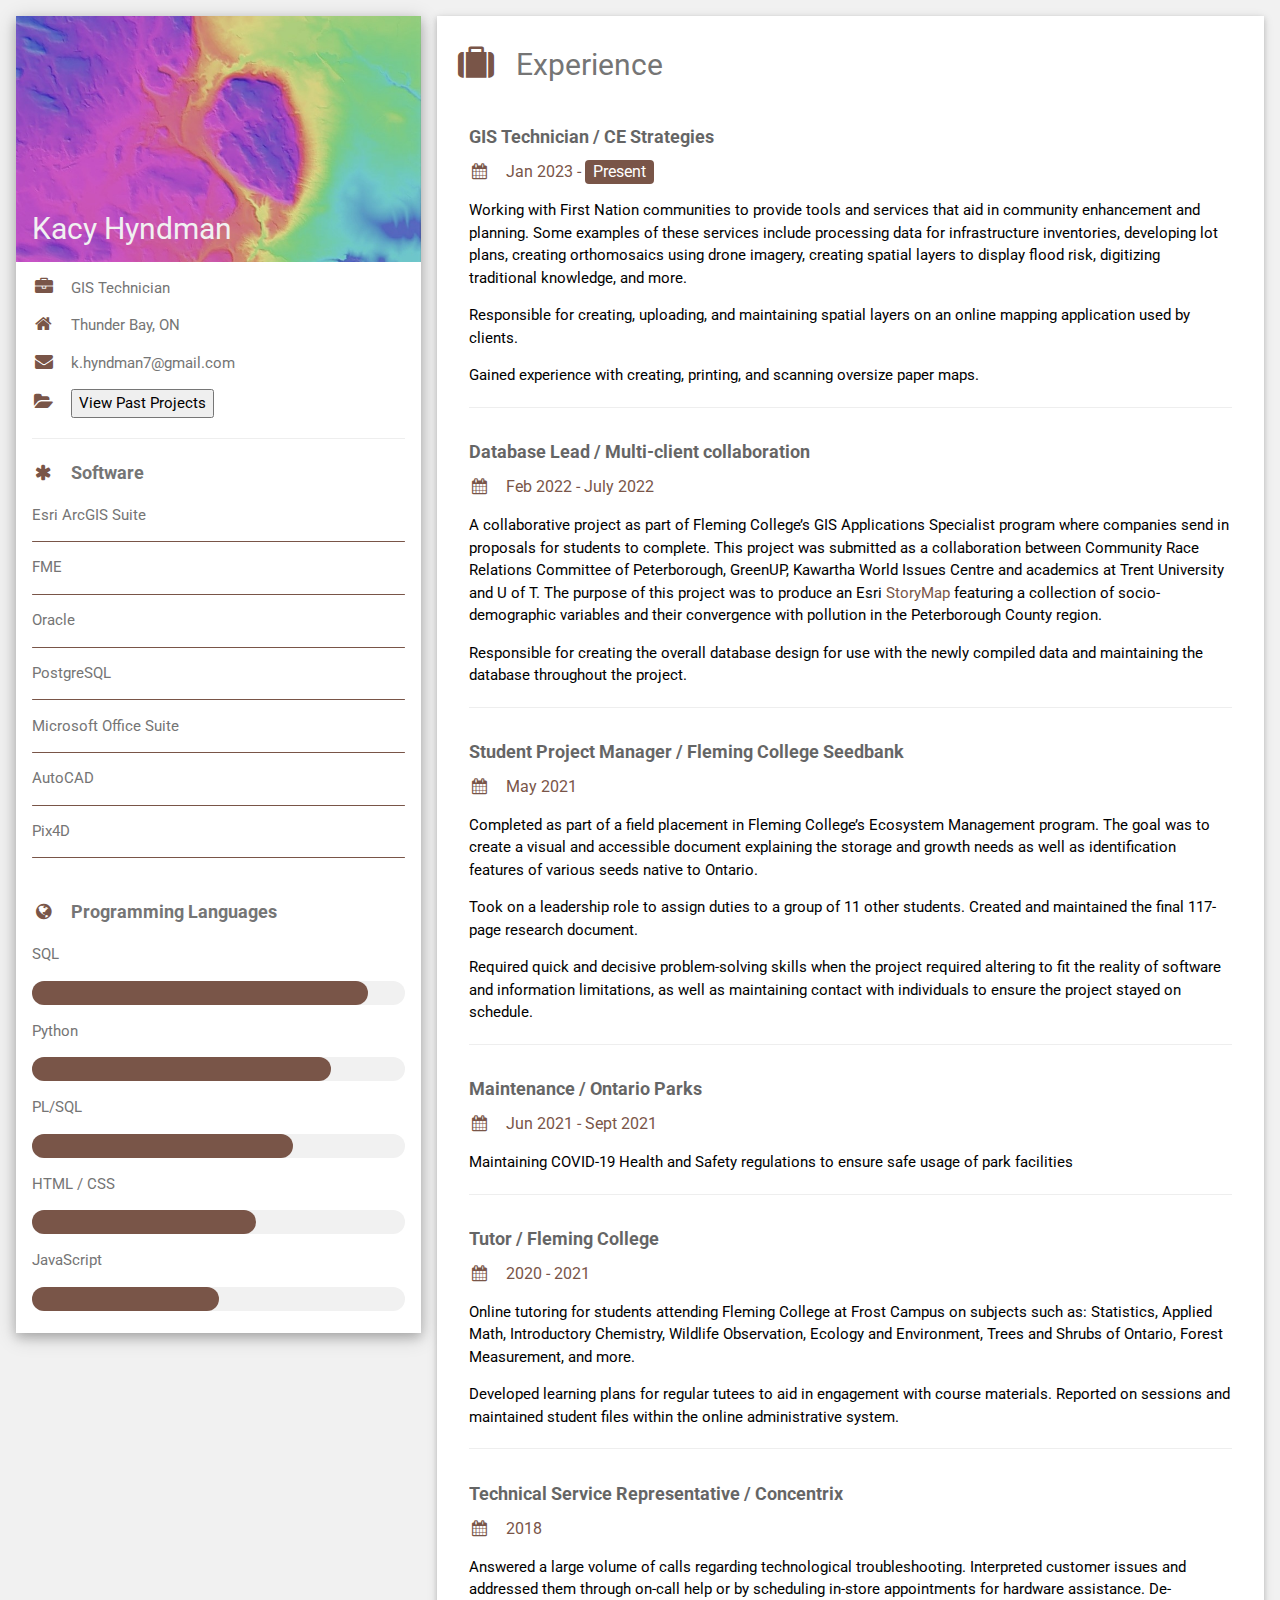
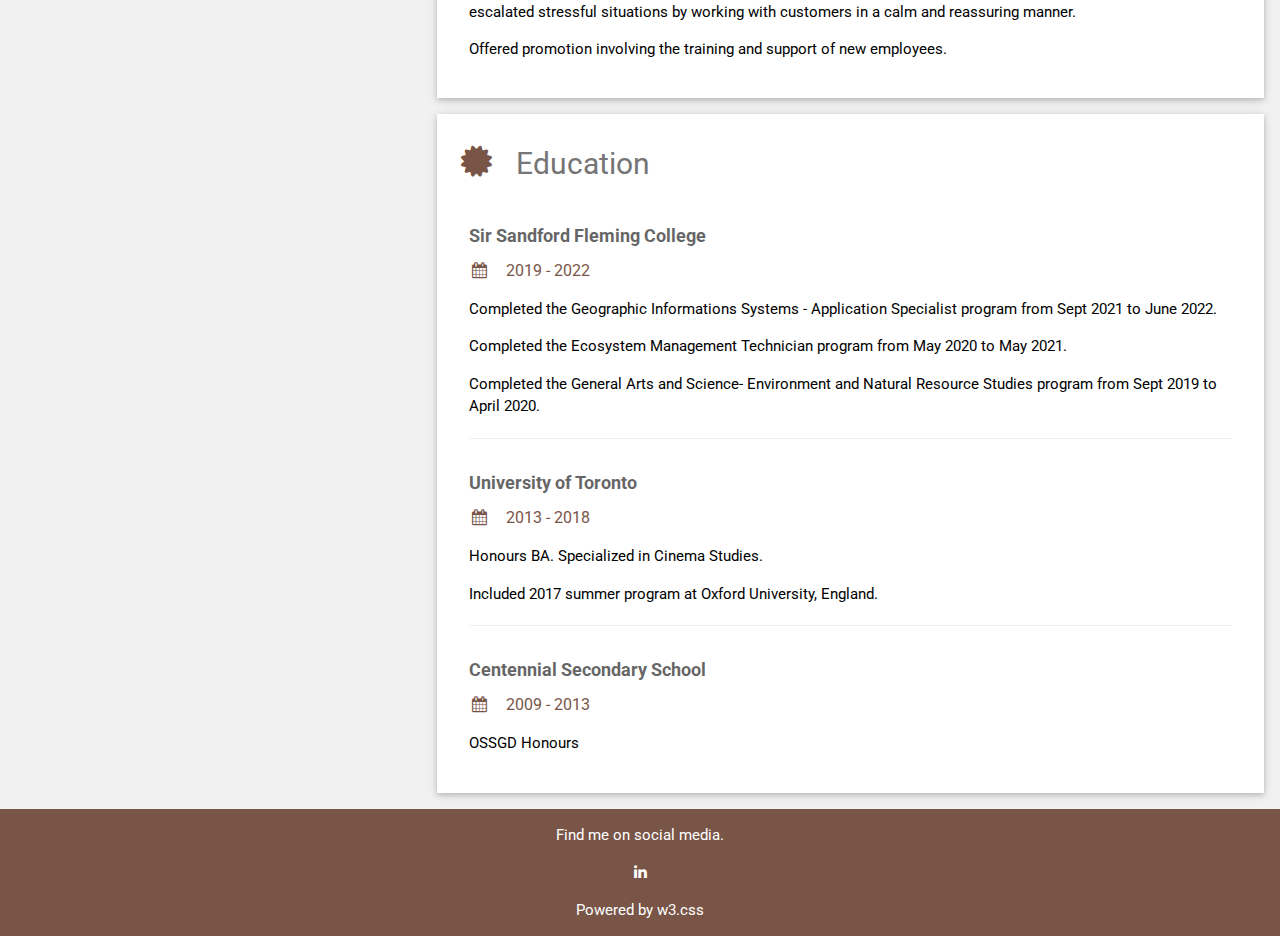
<file: index.html>
<!DOCTYPE html>
<html>
<head>
<title>Kacy Hyndman</title>
<meta charset="UTF-8">
<meta name="viewport" content="width=device-width, initial-scale=1">
<link rel="stylesheet" href="https://www.w3schools.com/w3css/4/w3.css">
<link rel='stylesheet' href='https://fonts.googleapis.com/css?family=Roboto'>
<link rel="stylesheet" href="https://cdnjs.cloudflare.com/ajax/libs/font-awesome/4.7.0/css/font-awesome.min.css">
<style>
html,body,h1,h2,h3,h4,h5,h6 {font-family: "Roboto", sans-serif}
a:link {color: #795548; text-decoration: none;}
a:visited {color: #795548; text-decoration: none;}
a:hover {color: #a57868; text-decoration: underline;}
a:active {color: #a57868;text-decoration: underline;}

a.ftr:link {color:white;}
a.ftr:visited {color:white;}
a.ftr:hover {color:LightGrey;}
</style>
</head>
<body class="w3-light-grey">

<!-- Page Container -->
<div class="w3-content w3-margin-top" style="max-width:1400px;">

  <!-- The Grid -->
  <div class="w3-row-padding">
  
    <!-- Left Column -->
    <div class="w3-third">
    
      <div class="w3-white w3-text-grey w3-card-4">
        <div class="w3-display-container">
          <img src="/images/csEnhance2.jpg" style="width:100%" alt="Chromostereo enhanced image of Milton, ON with lowered saturation">
          <div class="w3-display-bottomleft w3-container w3-text-light-grey">
            <h2>Kacy Hyndman</h2>
          </div>
        </div>
        <div class="w3-container">
          <p><i class="fa fa-briefcase fa-fw w3-margin-right w3-large w3-text-brown"></i>GIS Technician</p>
          <p><i class="fa fa-home fa-fw w3-margin-right w3-large w3-text-brown"></i>Thunder Bay, ON</p>
          <p><i class="fa fa-envelope fa-fw w3-margin-right w3-large w3-text-brown"></i>k.hyndman7@gmail.com</p>
          <p><i class="fa fa-folder-open fa-fw w3-margin-right w3-large w3-text-brown"></i><button type="button" onclick="location.href='https://khynd.github.io/pastprojects.html'">View Past Projects</button></p>
          <hr>

          <p class="w3-large"><b><i class="fa fa-asterisk fa-fw w3-margin-right w3-text-brown"></i>Software</b></p>
          <p>Esri ArcGIS Suite</p>
          <div class="w3-light-grey w3-round-xlarge w3-small">
            <div class="w3-container w3-center w3-round-xlarge w3-brown" style="width:100%"></div>
          </div>
          <p>FME</p>
          <div class="w3-light-grey w3-round-xlarge w3-small">
            <div class="w3-container w3-center w3-round-xlarge w3-brown" style="width:100%"></div>
          </div>
          <p>Oracle</p>
          <div class="w3-light-grey w3-round-xlarge w3-small">
            <div class="w3-container w3-center w3-round-xlarge w3-brown" style="width:100%"></div>
          </div>
          <p>PostgreSQL</p>
          <div class="w3-light-grey w3-round-xlarge w3-small">
            <div class="w3-container w3-center w3-round-xlarge w3-brown" style="width:100%"></div>
          </div>
          <p>Microsoft Office Suite</p>
          <div class="w3-light-grey w3-round-xlarge w3-small">
            <div class="w3-container w3-center w3-round-xlarge w3-brown" style="width:100%"></div>
          </div>
          <p>AutoCAD</p>
          <div class="w3-light-grey w3-round-xlarge w3-small">
            <div class="w3-container w3-center w3-round-xlarge w3-brown" style="width:100%"></div>
          </div>
          <p>Pix4D</p>
          <div class="w3-light-grey w3-round-xlarge w3-small">
            <div class="w3-container w3-center w3-round-xlarge w3-brown" style="width:100%"></div>
          </div>
          <br>

          <p class="w3-large w3-text-theme"><b><i class="fa fa-globe fa-fw w3-margin-right w3-text-brown"></i>Programming Languages</b></p>
          <p>SQL</p>
          <div class="w3-light-grey w3-round-xlarge">
            <div class="w3-round-xlarge w3-brown" style="height:24px;width:90%"></div>
          </div>
          <p>Python</p>
          <div class="w3-light-grey w3-round-xlarge">
            <div class="w3-round-xlarge w3-brown" style="height:24px;width:80%"></div>
          </div>
          <p>PL/SQL</p>
          <div class="w3-light-grey w3-round-xlarge">
            <div class="w3-round-xlarge w3-brown" style="height:24px;width:70%"></div>
          </div>
          <p>HTML / CSS</p>
          <div class="w3-light-grey w3-round-xlarge">
            <div class="w3-round-xlarge w3-brown" style="height:24px;width:60%"></div>
          </div>
          <p>JavaScript</p>
          <div class="w3-light-grey w3-round-xlarge">
            <div class="w3-round-xlarge w3-brown" style="height:24px;width:50%"></div>
          </div>
          <br>
        </div>
      </div><br>

    <!-- End Left Column -->
    </div>

    <!-- Right Column -->
    <div class="w3-twothird">
    
      <div class="w3-container w3-card w3-white w3-margin-bottom">
        <h2 class="w3-text-grey w3-padding-16"><i class="fa fa-suitcase fa-fw w3-margin-right w3-xxlarge w3-text-brown"></i>Experience</h2>
        <div class="w3-container">
          <h5 class="w3-opacity"><b>GIS Technician / CE Strategies</b></h5>
          <h6 class="w3-text-brown"><i class="fa fa-calendar fa-fw w3-margin-right"></i>Jan 2023 - <span class="w3-tag w3-brown w3-round">Present</span></h6>
          <p>Working with First Nation communities to provide tools and services that aid in community enhancement and planning. Some examples of these services include processing data for infrastructure inventories, developing lot plans, creating orthomosaics using drone imagery, creating spatial layers to display flood risk, digitizing traditional knowledge, and more.
          </p>
          <p>Responsible for creating, uploading, and maintaining spatial layers on an online mapping application used by clients.</p>
          <p>Gained experience with creating, printing, and scanning oversize paper maps.</p>
          <hr>
        </div>
        <div class="w3-container">
          <h5 class="w3-opacity"><b>Database Lead / Multi-client collaboration</b></h5>
          <h6 class="w3-text-brown"><i class="fa fa-calendar fa-fw w3-margin-right"></i>Feb 2022 - July 2022</span></h6>
          <p>A collaborative project as part of Fleming College’s GIS Applications Specialist program where companies send in proposals for students to complete. This project was submitted as a collaboration between Community Race Relations Committee of Peterborough, GreenUP, Kawartha World Issues Centre and academics at Trent University and U of T. The purpose of this project was to produce an Esri <a href=" https://storymaps.arcgis.com/stories/c59a59795aa84f74a427b7e9c25e2804" target="_blank"> StoryMap</a> featuring a collection of socio-demographic variables and their convergence with pollution in the Peterborough County region.
          </p>
          <p>Responsible for creating the overall database design for use with the newly compiled data and maintaining the database throughout the project.</p>
          <hr>
        </div>
        <div class="w3-container">
          <h5 class="w3-opacity"><b>Student Project Manager / Fleming College Seedbank</b></h5>
          <h6 class="w3-text-brown"><i class="fa fa-calendar fa-fw w3-margin-right"></i>May 2021</h6>
          <p>Completed as part of a field placement in Fleming College’s Ecosystem Management program. The goal was to create a visual and accessible document explaining the storage and growth needs as well as identification features of various seeds native to Ontario.</p>
          <p>Took on a leadership role to assign duties to a group of 11 other students. Created and maintained the final 117-page research document.</p>
          <p>Required quick and decisive problem-solving skills when the project required altering to fit the reality of software and information limitations, as well as maintaining contact with individuals to ensure the project stayed on schedule.</p>
          <hr>
        </div>
        <div class="w3-container">
          <h5 class="w3-opacity"><b>Maintenance / Ontario Parks</b></h5>
          <h6 class="w3-text-brown"><i class="fa fa-calendar fa-fw w3-margin-right"></i>Jun 2021 - Sept 2021</h6>
          <p>Maintaining COVID-19 Health and Safety regulations to ensure safe usage of park facilities</p> 
          <hr>
        </div>
        <div class="w3-container">
          <h5 class="w3-opacity"><b>Tutor / Fleming College</b></h5>
          <h6 class="w3-text-brown"><i class="fa fa-calendar fa-fw w3-margin-right"></i>2020 - 2021</h6>
          <p>Online tutoring for students attending Fleming College at Frost Campus on subjects such as: Statistics, Applied Math, Introductory Chemistry, Wildlife Observation, Ecology and Environment, Trees and Shrubs of Ontario, Forest Measurement, and more.</p>
          <p>Developed learning plans for regular tutees to aid in engagement with course materials. Reported on sessions and maintained student files within the online administrative system.</p>
          <hr>
        </div>
        <div class="w3-container">
          <h5 class="w3-opacity"><b>Technical Service Representative / Concentrix</b></h5>
          <h6 class="w3-text-brown"><i class="fa fa-calendar fa-fw w3-margin-right"></i>2018</h6>
          <p>Answered a large volume of calls regarding technological troubleshooting. Interpreted customer issues and addressed them through on-call help or by scheduling in-store appointments for hardware assistance. De-escalated stressful situations by working with customers in a calm and reassuring manner. </p>
          <p>Offered promotion involving the training and support of new employees.</p>
          <br>
        </div>
      </div>

      <div class="w3-container w3-card w3-white">
        <h2 class="w3-text-grey w3-padding-16"><i class="fa fa-certificate fa-fw w3-margin-right w3-xxlarge w3-text-brown"></i>Education</h2>
        <div class="w3-container">
          <h5 class="w3-opacity"><b>Sir Sandford Fleming College</b></h5>
          <h6 class="w3-text-brown"><i class="fa fa-calendar fa-fw w3-margin-right"></i>2019 - 2022</h6>
          <p>Completed the Geographic Informations Systems - Application Specialist program from Sept 2021 to June 2022.</p>
          <p>Completed the Ecosystem Management Technician program from May 2020 to May 2021.</p>
          <p>Completed the General Arts and Science- Environment and Natural Resource Studies program from Sept 2019 to April 2020.</p>
          <hr>
        </div>
        <div class="w3-container">
          <h5 class="w3-opacity"><b>University of Toronto</b></h5>
          <h6 class="w3-text-brown"><i class="fa fa-calendar fa-fw w3-margin-right"></i>2013 - 2018</h6>
          <p>Honours BA. Specialized in Cinema Studies.</p>
          <p>Included 2017 summer program at Oxford University, England.</p>
          <hr>
        </div>
        <div class="w3-container">
          <h5 class="w3-opacity"><b>Centennial Secondary School</b></h5>
          <h6 class="w3-text-brown"><i class="fa fa-calendar fa-fw w3-margin-right"></i>2009 - 2013</h6>
          <p>OSSGD Honours</p><br>
        </div>
      </div>

    <!-- End Right Column -->
    </div>
    
  <!-- End Grid -->
  </div>
  
  <!-- End Page Container -->
</div>

<footer class="w3-container w3-brown w3-center w3-margin-top">
  <p>Find me on social media.</p>
  <!-- <i class="fa fa-facebook-official w3-hover-opacity"></i>
  <i class="fa fa-instagram w3-hover-opacity"></i>
  <i class="fa fa-snapchat w3-hover-opacity"></i>
  <i class="fa fa-pinterest-p w3-hover-opacity"></i>
  <i class="fa fa-twitter w3-hover-opacity"></i> -->
  <a href="https://www.linkedin.com/in/kacy-hyndman-00a052120" class="ftr fa fa-linkedin w3-hover-opacity" target="_blank"></a>
  <p>Powered by <a class="ftr" href="https://www.w3schools.com/w3css/default.asp" target="_blank">w3.css</a></p>
</footer>

</body>
</html>
</file>
